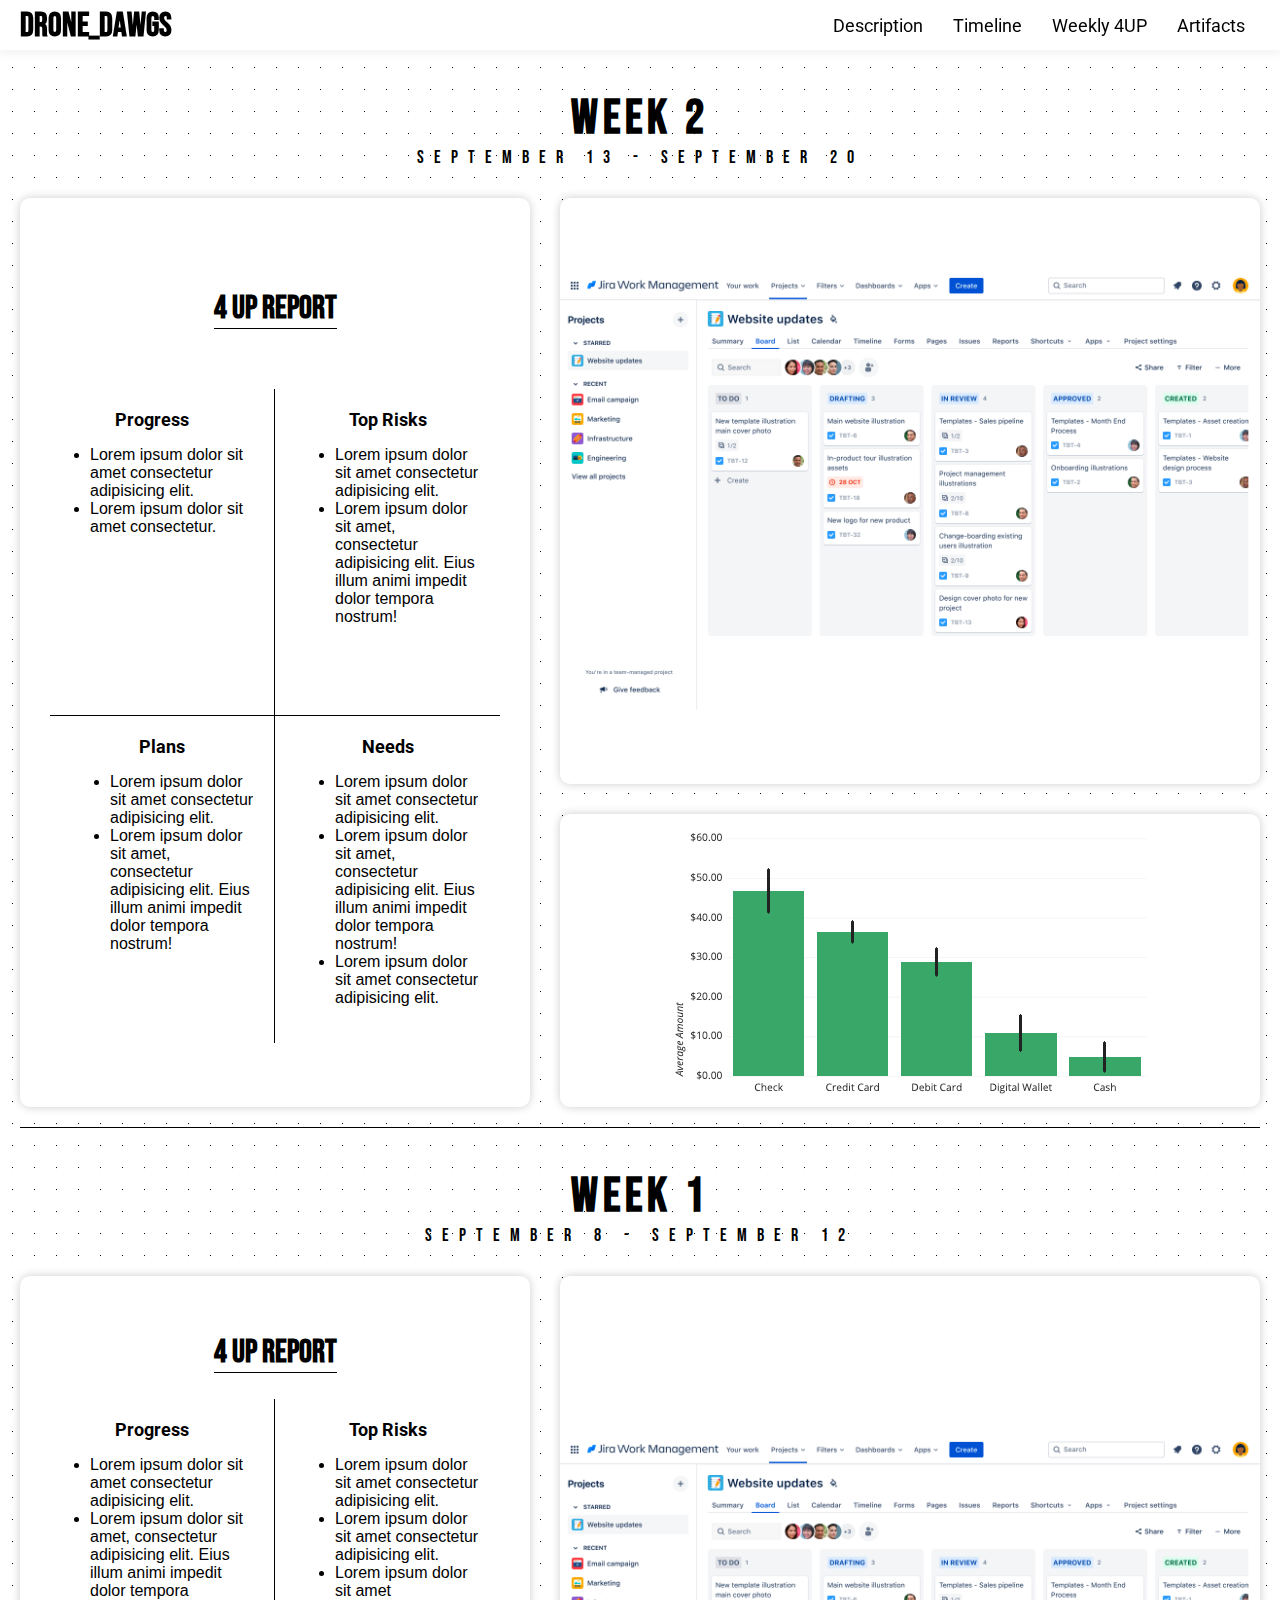
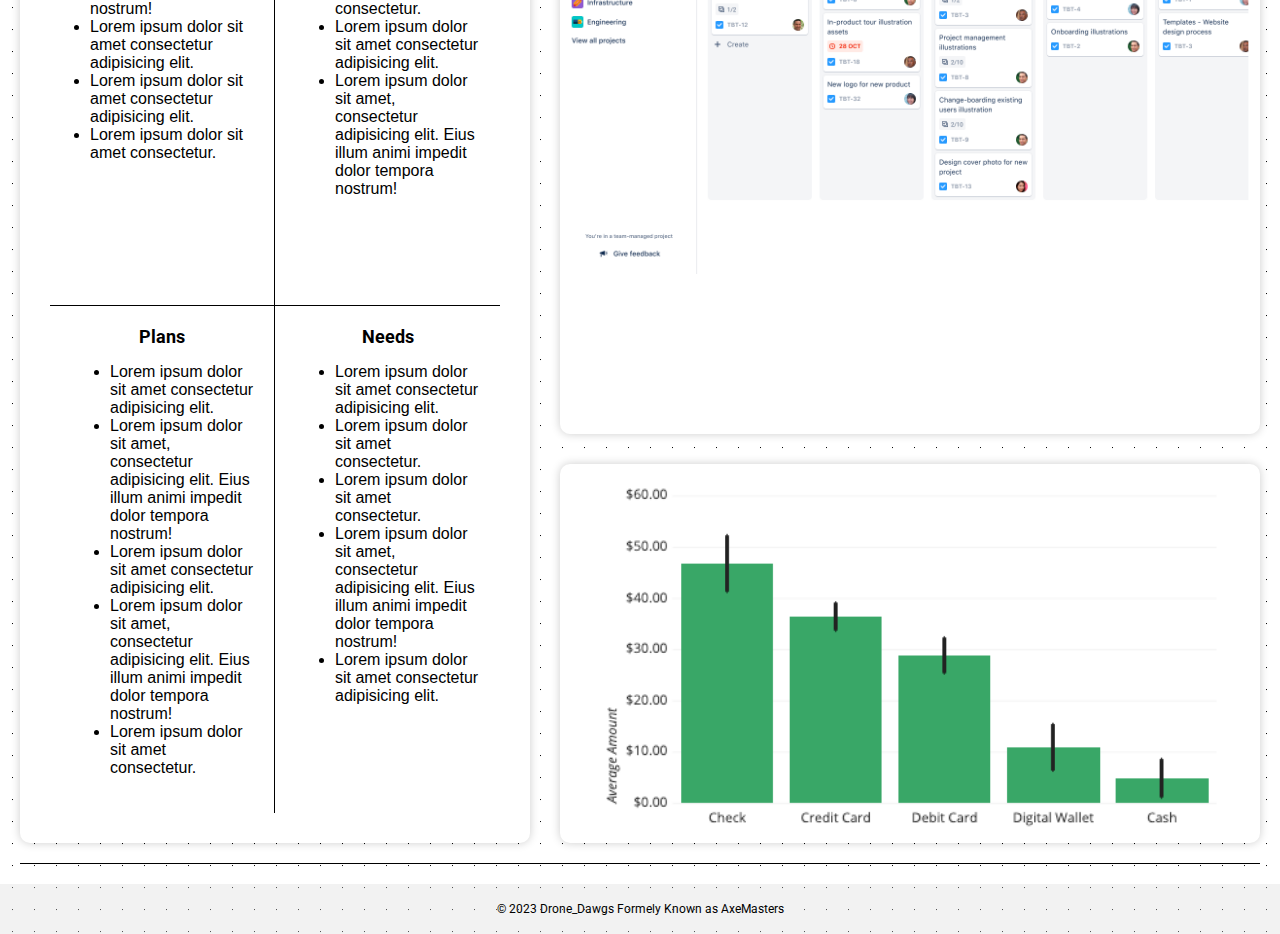
<file: 4ups.html>
<!DOCTYPE html>
<html lang="en">
<head>
    <meta charset="UTF-8">
    <meta name="viewport" content="width=device-width, initial-scale=1.0">
    <link rel="stylesheet" href="4ups_style.css">
    <title>Weekly Progress</title>
    <link rel="preconnect" href="https://fonts.googleapis.com">
    <link rel="preconnect" href="https://fonts.gstatic.com" crossorigin>
    <link href="https://fonts.googleapis.com/css2?family=Bebas+Neue&family=Montserrat:wght@300;400&family=Roboto:ital,wght@0,300;0,700;0,900;1,400&display=swap" rel="stylesheet"> 

</head>
<body>

    <nav>
        <div class="nav_container">
            <a href="index.html"><h2>DRONE_DAWGS</h2></a>
            <ol>
                <a href="index.html#synopsis"><li>Description</li></a>
                <a href="index.html#timeline"><li>Timeline</li></a>
                <a href="4ups.html"><li>Weekly 4UP</li></a>
                <a href="index.html#artifacts"><li>Artifacts</li></a>
            </ol>
        </div>
    </nav>

    <div class="size_container">


        <div id="week2" class="weekly_update_container">
            <h1>Week 2</h1>
            <p>September 13 - September 20</p>
            <div class="weekly_update_content">
                <div class="four_up">
                    <h2>4 UP Report</h2>
                    <div class="four_up_grid">
                        <div class="progress grid_item">
                            <h3>Progress</h3>
                            <ul>
                                <li>Lorem ipsum dolor sit amet consectetur adipisicing elit.</li>
                                <li>Lorem ipsum dolor sit amet consectetur.</li>
                            </ul>
                        </div>
                        <div class="top_risks grid_item">
                            <h3>Top Risks</h3>
                            <ul>
                                <li>Lorem ipsum dolor sit amet consectetur adipisicing elit.</li>
                                <li>Lorem ipsum dolor sit amet, consectetur adipisicing elit. Eius illum animi impedit dolor tempora nostrum!</li>
                            </ul>
                        </div>
                        <div class="plans grid_item">
                            <h3>Plans</h3>
                            <ul>
                                <li>Lorem ipsum dolor sit amet consectetur adipisicing elit.</li>
                                <li>Lorem ipsum dolor sit amet, consectetur adipisicing elit. Eius illum animi impedit dolor tempora nostrum!</li>
                               
                            </ul>
                        </div>
                        <div class="needs grid_item">
                            <h3>Needs</h3>
                            <ul>
                                <li>Lorem ipsum dolor sit amet consectetur adipisicing elit.</li>
                                <li>Lorem ipsum dolor sit amet, consectetur adipisicing elit. Eius illum animi impedit dolor tempora nostrum!</li>
                                <li>Lorem ipsum dolor sit amet consectetur adipisicing elit.</li>
                            </ul>
                        </div>
                    </div>
                </div>

                <div class="jira">
                    <img src="images/jira_example.png" alt="">
                </div>

                <div class="time_tracking">
                    <img src="images/bar_graph_example.png" alt="">
                </div>
            </div>
        </div>

        <div id="week1" class="weekly_update_container">
            <h1>Week 1</h1>
            <p>September 8 - September 12</p>
            <div class="weekly_update_content">
                <div class="four_up">
                    <h2>4 UP Report</h2>
                    <div class="four_up_grid">
                        <div class="progress grid_item">
                            <h3>Progress</h3>
                            <ul>
                                <li>Lorem ipsum dolor sit amet consectetur adipisicing elit.</li>
                                <li>Lorem ipsum dolor sit amet, consectetur adipisicing elit. Eius illum animi impedit dolor tempora nostrum!</li>
                                <li>Lorem ipsum dolor sit amet consectetur adipisicing elit.</li>
                                <li>Lorem ipsum dolor sit amet consectetur adipisicing elit.</li>
                                <li>Lorem ipsum dolor sit amet consectetur.</li>
                            </ul>
                        </div>
                        <div class="top_risks grid_item">
                            <h3>Top Risks</h3>
                            <ul>
                                <li>Lorem ipsum dolor sit amet consectetur adipisicing elit.</li>
                                <li>Lorem ipsum dolor sit amet consectetur adipisicing elit.</li>
                                <li>Lorem ipsum dolor sit amet consectetur.</li>
                                <li>Lorem ipsum dolor sit amet consectetur adipisicing elit.</li>
                                <li>Lorem ipsum dolor sit amet, consectetur adipisicing elit. Eius illum animi impedit dolor tempora nostrum!</li>
                            </ul>
                        </div>
                        <div class="plans grid_item">
                            <h3>Plans</h3>
                            <ul>
                                <li>Lorem ipsum dolor sit amet consectetur adipisicing elit.</li>
                                <li>Lorem ipsum dolor sit amet, consectetur adipisicing elit. Eius illum animi impedit dolor tempora nostrum!</li>
                                <li>Lorem ipsum dolor sit amet consectetur adipisicing elit.</li>
                                <li>Lorem ipsum dolor sit amet, consectetur adipisicing elit. Eius illum animi impedit dolor tempora nostrum!</li>
                                <li>Lorem ipsum dolor sit amet consectetur.</li>
                            </ul>
                        </div>
                        <div class="needs grid_item">
                            <h3>Needs</h3>
                            <ul>
                                <li>Lorem ipsum dolor sit amet consectetur adipisicing elit.</li>
                                <li>Lorem ipsum dolor sit amet consectetur.</li>
                                <li>Lorem ipsum dolor sit amet consectetur.</li>
                                <li>Lorem ipsum dolor sit amet, consectetur adipisicing elit. Eius illum animi impedit dolor tempora nostrum!</li>
                                <li>Lorem ipsum dolor sit amet consectetur adipisicing elit.</li>
                            </ul>
                        </div>
                    </div>
                </div>

                <div class="jira">
                    <img src="images/jira_example.png" alt="">
                </div>

                <div class="time_tracking">
                    <img src="images/bar_graph_example.png" alt="">
                </div>
            </div>
            
        </div>

    </div>

    <footer class="site-footer">
        <div class="footer-container">
            <p>© 2023 Drone_Dawgs Formely Known as AxeMasters</p>
        </div>
    </footer>
</body>
</html>
</file>
<file: 4ups_style.css>
html {
    scroll-behavior: smooth;
}

body {
    display: flex;
    flex-direction: column;
    justify-content: center;
    align-items: center;
    margin: 0;
    padding: 0;
    background:
        linear-gradient(90deg, var(--dot-bg) calc(var(--dot-space) - var(--dot-size)), transparent 1%) center / var(--dot-space) var(--dot-space),
        linear-gradient(var(--dot-bg) calc(var(--dot-space) - var(--dot-size)), transparent 1%) center / var(--dot-space) var(--dot-space),
        var(--dot-color);
    --dot-bg: white;
    --dot-color: black;
    --dot-size: 1px;
    --dot-space: 22px;
}


.size_container {
    max-width: 1920px;
}

/* Navbar */
nav {
    position: sticky;
    top: 0;
    height: 50px;
    width: 100vw;
    display: flex;
    justify-content: center;
    align-items: center; /* Aligned items vertically */
    background-color: rgba(255, 255, 255, 1);
    z-index: 1001;
    box-shadow: 0px 4px 9px 0px rgba(0,0,0,0.05);}

.nav_container  {
    width: 100%;
    max-width: 1920px;
    padding: 0 20px;
    display: flex;
    justify-content: space-between;
    align-items: center; /* Aligned items vertically */
}

nav ol { 
    list-style: none;
    display: flex;
    justify-content: space-between;
    align-items: center;
}

nav ol a {
    text-decoration: none;
    text-align: center;
    height:50px;
    color: #000; 
}

nav ol a:visited{
    color:#000;
}

nav ol a:hover{
    color: #fff; 
    background-color: rgba(247,105,2,1);
}

nav li {
    list-style: none;
    font-family: 'Roboto', sans-serif;
    font-size: large;
    margin: auto;
    padding: 15px
}

nav h2 {
    font-family: 'Bebas Neue', sans-serif;
    font-size: 34px;
}

nav a {
    text-decoration: none;
    color: #000;
}

nav a:hover {
    color: rgba(247,105,2,1);
}


.weekly_update_container {
    margin: 20px;
    padding: 20px 0;
    border-bottom: 1px solid black;
}

.weekly_update_container h1 {
    margin: auto;
    text-align: center;

    font-family: 'Bebas Neue', sans-serif;
    font-size: 48px;
    letter-spacing: 5px;  
}

.weekly_update_container p {
    margin: auto;
    text-align: center;

    font-family: 'Bebas Neue', sans-serif;
    font-size: 18px;
    letter-spacing: 10px;  
}

.weekly_update_content{
    width: 100%;
    display: grid;
    grid-template-columns: 1fr 1fr;
    grid-template-rows: 2fr 1fr;
    gap: 30px;

    margin-top: 30px;
}

.four_up{
    border-radius: 10px;
    box-shadow: 0px 0px 10px rgba(0,0,0, .2);
    padding: 30px;
    background-color: #fff;
    grid-row: 1/3 ;
    display: flex;
    flex-direction: column;
    justify-content:space-evenly;
    align-items:center;
}

.four_up h2 {
    width:fit-content;

    font-family: 'Bebas Neue', sans-serif;
    font-size: 32px;
    border-bottom: 1px solid black;
}

.four_up_grid{
    max-width: 700px;
    display: grid;
    grid-template-columns: 1fr 1fr;
    grid-template-rows: 1fr 1fr;
}

.grid_item {
    padding: 20px;
}

.grid_item h3 {
    margin: auto;
    text-align: center;

    font-family: 'Roboto', sans-serif;
    font-size: 18px; 
}

.grid_item li {
    font-family:Verdana, Geneva, Tahoma, sans-serif
}

.grid_item:nth-child(1){
    border-right: 1px solid black;
    border-bottom: 1px solid black;
    padding-left: 0;
    margin-left: 0
}

.grid_item:nth-child(2){
    border-bottom: 1px solid black;
}

.grid_item:nth-child(3){
    border-right: 1px solid black;
}


.jira, .time_tracking {
    max-width: 700px;
    background-color: #fff;
    box-shadow: 0px 0px 10px rgba(0,0,0, .2);
    border-radius: 10px;
}

.jira img, .time_tracking img{
    margin:auto;
    display: block;
    border-radius: 10px;

    object-fit: contain;
    max-width: 700px;
    height: 100%;
}


.site-footer {
    background-color: #dbdada5b;
    padding: 6px;
    text-align: center;
    font-family: 'Roboto', sans-serif;
    font-size: 12px;
}

.footer-container {
    width: 100vw;
    margin: 0 auto;
}
</file>
